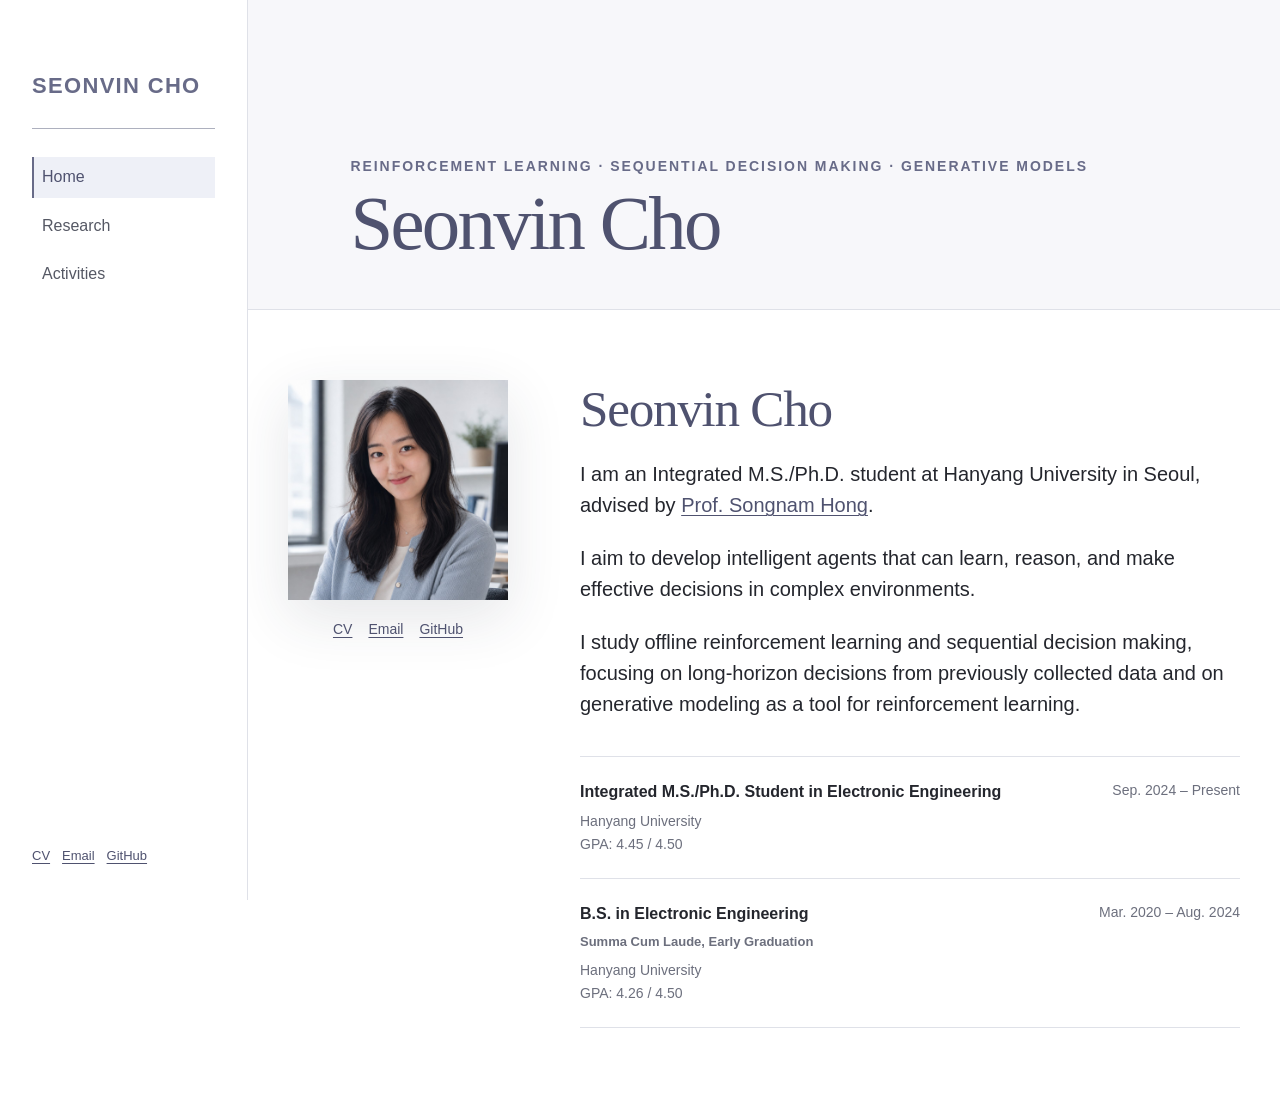
<file: index.html>
<!doctype html>
<html lang="en">
  <head>
    <meta charset="utf-8" />
    <meta name="viewport" content="width=device-width, initial-scale=1" />
    <meta
      name="description"
      content="Seonvin Cho is an Integrated M.S./Ph.D. student at Hanyang University working on offline reinforcement learning, sequential decision making, and generative models."
    />
    <meta name="theme-color" content="#686b88" />
    <title>Seonvin Cho</title>
    <link rel="icon" href="assets/favicon.svg" type="image/svg+xml" />
    <link rel="stylesheet" href="assets/styles.css" />
  </head>
  <body>
    <a class="skip-link" href="#main">Skip to content</a>

    <aside class="sidebar" aria-label="Primary navigation">
      <a class="site-name" href="index.html">SEONVIN CHO</a>
      <nav>
        <a href="index.html" aria-current="page">Home</a>
        <a href="research.html">Research</a>
        <a href="activities.html">Activities</a>
      </nav>
      <div class="sidebar-links">
        <a href="https://seonvin0319.github.io/assets/Seonvin_Cho_CV.pdf">CV</a>
        <a href="mailto:seonbin0319@hanyang.ac.kr">Email</a>
        <a href="https://github.com/seonvin0319" target="_blank" rel="noreferrer">GitHub</a>
      </div>
    </aside>

    <header class="mobile-header">
      <a href="index.html" aria-current="page">SEONVIN CHO</a>
      <nav aria-label="Mobile navigation">
        <a href="research.html">Research</a>
        <a href="activities.html">Activities</a>
      </nav>
    </header>

    <main id="main">
      <section class="home-section" id="home">
        <div class="hero">
          <div class="hero-title">
            <span>Reinforcement Learning · Sequential Decision Making · Generative Models</span>
            <h1>Seonvin Cho</h1>
          </div>
        </div>

        <div class="home-grid page-width">
          <div class="portrait-column">
            <img
              class="portrait"
              src="assets/seonvin-cho.jpg"
              alt="Portrait of Seonvin Cho"
              width="1024"
              height="1024"
            />
            <div class="contact-row" aria-label="Profile links">
              <a href="https://seonvin0319.github.io/assets/Seonvin_Cho_CV.pdf">CV</a>
              <a href="mailto:seonbin0319@hanyang.ac.kr">Email</a>
              <a href="https://github.com/seonvin0319" target="_blank" rel="noreferrer">GitHub</a>
            </div>
          </div>

          <div class="intro-column">
            <h2>Seonvin Cho</h2>
            <p class="lead">
              I am an Integrated M.S./Ph.D. student at Hanyang University in Seoul, advised by
              <a href="https://sites.google.com/view/snlab" target="_blank" rel="noreferrer"
                >Prof. Songnam Hong</a
              >.
            </p>
            <p class="lead">
              I aim to develop intelligent agents that can learn, reason, and make effective
              decisions in complex environments.
            </p>
            <p class="lead">
              I study offline reinforcement learning and sequential decision making, focusing on
              long-horizon decisions from previously collected data and on generative modeling as a
              tool for reinforcement learning.
            </p>

            <div class="education-list" aria-label="Education">
              <article>
                <div>
                  <h3>Integrated M.S./Ph.D. Student in Electronic Engineering</h3>
                  <p>Hanyang University</p>
                  <p>GPA: 4.45 / 4.50</p>
                </div>
                <time>Sep. 2024 – Present</time>
              </article>
              <article>
                <div>
                  <h3>B.S. in Electronic Engineering</h3>
                  <p class="education-honor">Summa Cum Laude, Early Graduation</p>
                  <p>Hanyang University</p>
                  <p>GPA: 4.26 / 4.50</p>
                </div>
                <time>Mar. 2020 – Aug. 2024</time>
              </article>
            </div>
          </div>
        </div>
      </section>

    </main>
  </body>
</html>
</file>
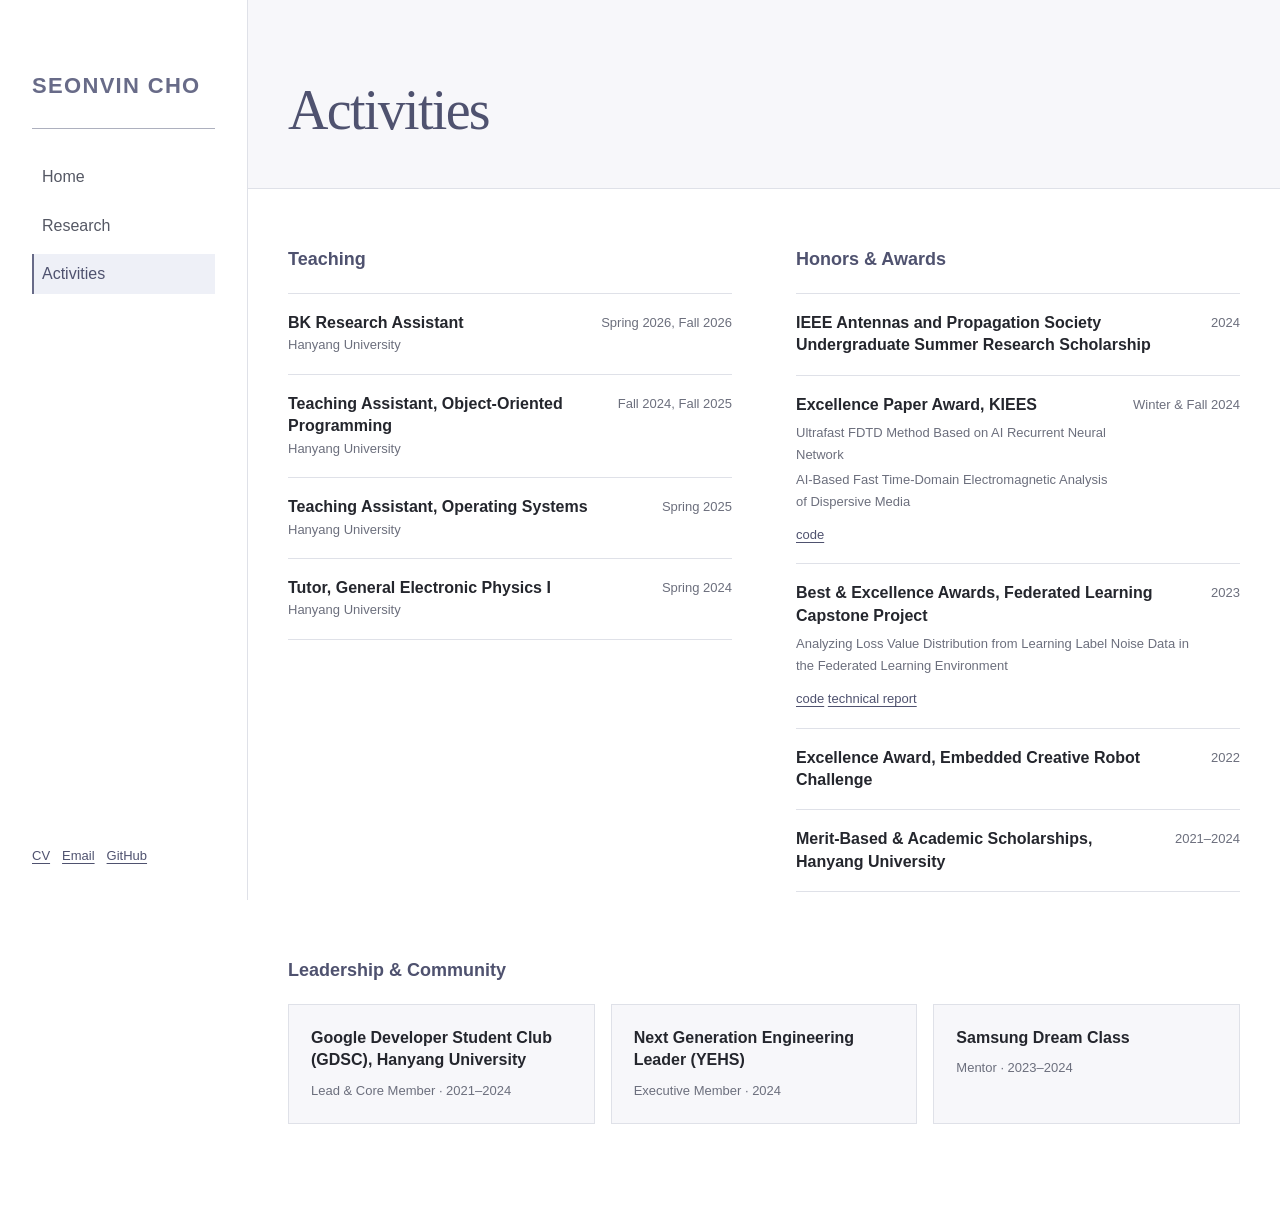
<file: activities.html>
<!doctype html>
<html lang="en">
  <head>
    <meta charset="utf-8" />
    <meta name="viewport" content="width=device-width, initial-scale=1" />
    <meta
      name="description"
      content="Teaching, honors, and community activities of Seonvin Cho at Hanyang University."
    />
    <meta name="theme-color" content="#686b88" />
    <title>Activities — Seonvin Cho</title>
    <link rel="icon" href="assets/favicon.svg" type="image/svg+xml" />
    <link rel="stylesheet" href="assets/styles.css" />
  </head>
  <body class="inner-page">
    <a class="skip-link" href="#main">Skip to content</a>

    <aside class="sidebar" aria-label="Primary navigation">
      <a class="site-name" href="index.html">SEONVIN CHO</a>
      <nav>
        <a href="index.html">Home</a>
        <a href="research.html">Research</a>
        <a href="activities.html" aria-current="page">Activities</a>
      </nav>
      <div class="sidebar-links">
        <a href="https://seonvin0319.github.io/assets/Seonvin_Cho_CV.pdf">CV</a>
        <a href="mailto:seonbin0319@hanyang.ac.kr">Email</a>
        <a href="https://github.com/seonvin0319" target="_blank" rel="noreferrer">GitHub</a>
      </div>
    </aside>

    <header class="mobile-header">
      <a href="index.html">SEONVIN CHO</a>
      <nav aria-label="Mobile navigation">
        <a href="research.html">Research</a>
        <a href="activities.html" aria-current="page">Activities</a>
      </nav>
    </header>

    <main id="main">
      <header class="page-header">
        <div class="page-width">
          <h1>Activities</h1>
        </div>
      </header>

      <section class="content-section experience-section" id="experience">
        <div class="page-width">
          <div class="experience-layout">
            <section>
              <h2 class="list-title">Teaching</h2>
              <ul class="timeline-list">
                <li>
                  <div>
                    <strong>BK Research Assistant</strong>
                    <span>Hanyang University</span>
                  </div>
                  <time>Spring 2026, Fall 2026</time>
                </li>
                <li>
                  <div>
                    <strong>Teaching Assistant, Object-Oriented Programming</strong>
                    <span>Hanyang University</span>
                  </div>
                  <time>Fall 2024, Fall 2025</time>
                </li>
                <li>
                  <div>
                    <strong>Teaching Assistant, Operating Systems</strong>
                    <span>Hanyang University</span>
                  </div>
                  <time>Spring 2025</time>
                </li>
                <li>
                  <div>
                    <strong>Tutor, General Electronic Physics I</strong>
                    <span>Hanyang University</span>
                  </div>
                  <time>Spring 2024</time>
                </li>
              </ul>
            </section>

            <section>
              <h2 class="list-title">Honors &amp; Awards</h2>
              <ul class="timeline-list">
                <li>
                  <div>
                    <strong
                      >IEEE Antennas and Propagation Society Undergraduate Summer Research
                      Scholarship</strong
                    >
                  </div>
                  <time>2024</time>
                </li>
                <li>
                  <div>
                    <strong>Excellence Paper Award, KIEES</strong>
                    <div class="award-details">
                      <span>Ultrafast FDTD Method Based on AI Recurrent Neural Network</span>
                      <span
                        >AI-Based Fast Time-Domain Electromagnetic Analysis of Dispersive Media</span
                      >
                      <span class="inline-links">
                        <a href="https://github.com/seonvin0319/gpu_dispersive_fdtd_ss" target="_blank" rel="noreferrer"
                          >code</a
                        >
                      </span>
                    </div>
                  </div>
                  <time>Winter &amp; Fall 2024</time>
                </li>
                <li>
                  <div>
                    <strong>Best &amp; Excellence Awards, Federated Learning Capstone Project</strong>
                    <div class="award-details">
                      <span
                        >Analyzing Loss Value Distribution from Learning Label Noise Data in the
                        Federated Learning Environment</span
                      >
                      <span class="inline-links">
                        <a href="https://github.com/seonvin0319/TriMix" target="_blank" rel="noreferrer"
                          >code</a
                        >
                        <a href="https://seonvin0319.github.io/assets/Analyzing_Loss_Value_Distribution_from_Learning_Label_Noise_Data_in_the_Federated_Learning_Environment.pdf"
                          >technical report</a
                        >
                      </span>
                    </div>
                  </div>
                  <time>2023</time>
                </li>
                <li>
                  <div><strong>Excellence Award, Embedded Creative Robot Challenge</strong></div>
                  <time>2022</time>
                </li>
                <li>
                  <div>
                    <strong>Merit-Based &amp; Academic Scholarships, Hanyang University</strong>
                  </div>
                  <time>2021–2024</time>
                </li>
              </ul>
            </section>
          </div>

          <section class="community">
            <h2 class="list-title">Leadership &amp; Community</h2>
            <div class="community-grid">
              <article>
                <strong>Google Developer Student Club (GDSC), Hanyang University</strong>
                <span>Lead &amp; Core Member · 2021–2024</span>
              </article>
              <article>
                <strong>Next Generation Engineering Leader (YEHS)</strong>
                <span>Executive Member · 2024</span>
              </article>
              <article>
                <strong>Samsung Dream Class</strong>
                <span>Mentor · 2023–2024</span>
              </article>
            </div>
          </section>
        </div>
      </section>

    </main>
  </body>
</html>
</file>
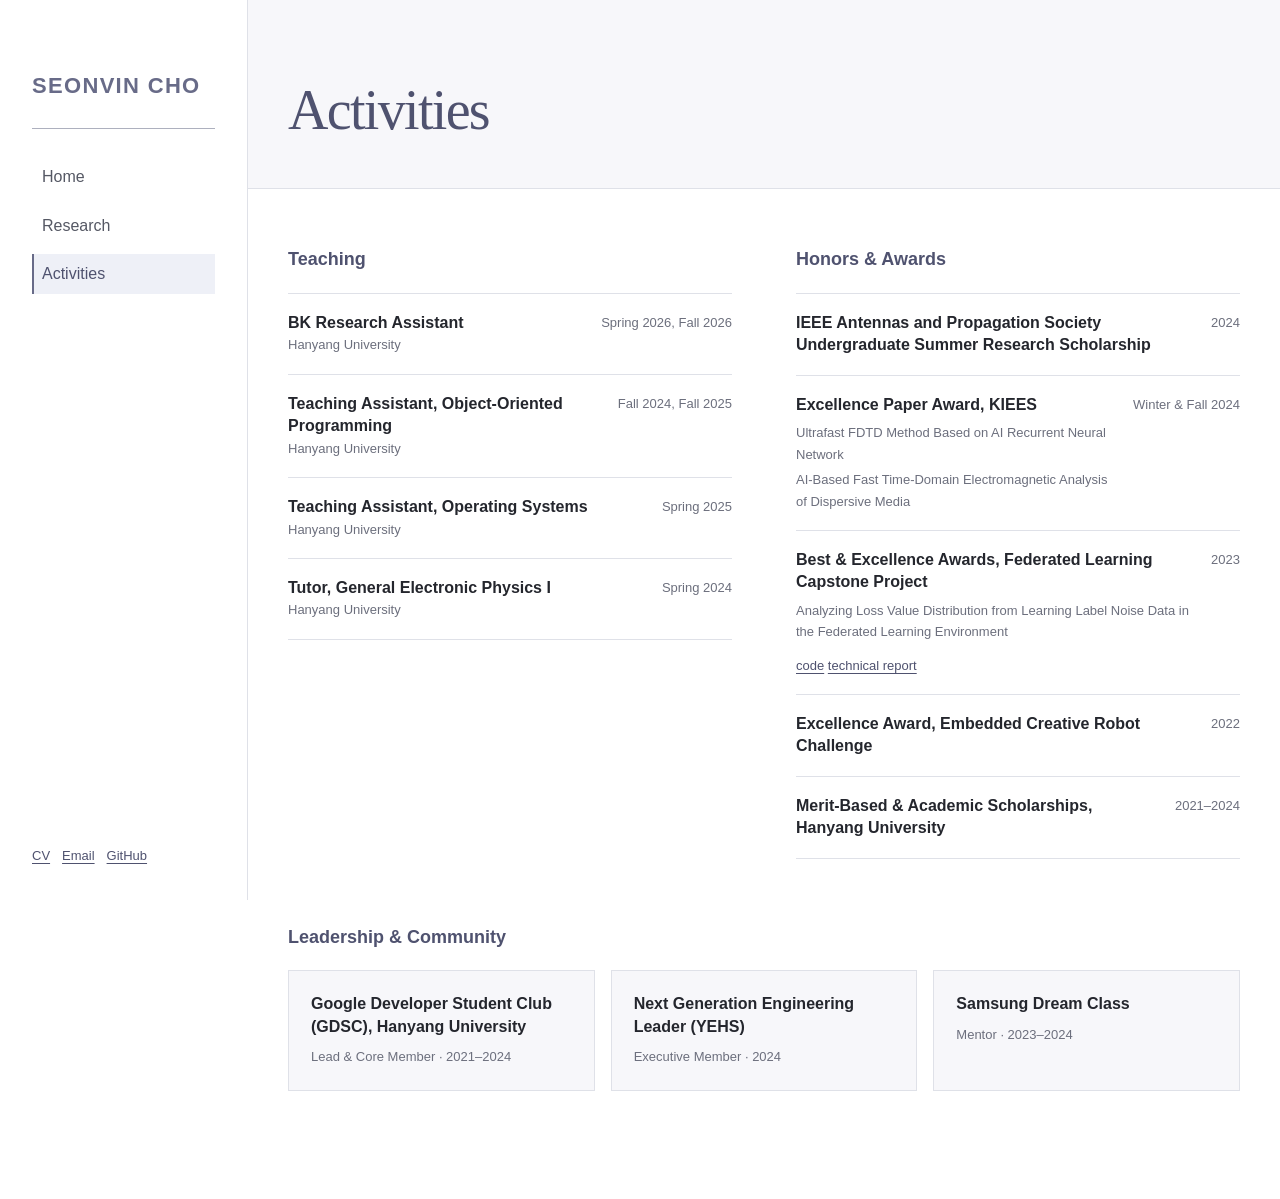
<file: experiences.html>
<!doctype html>
<html lang="en">
  <head>
    <meta charset="utf-8" />
    <meta name="viewport" content="width=device-width, initial-scale=1" />
    <meta
      name="description"
      content="Teaching, honors, and community activities of Seonvin Cho at Hanyang University."
    />
    <meta name="theme-color" content="#686b88" />
    <title>Activities — Seonvin Cho</title>
    <link rel="icon" href="assets/favicon.svg" type="image/svg+xml" />
    <link rel="stylesheet" href="assets/styles.css" />
  </head>
  <body class="inner-page">
    <a class="skip-link" href="#main">Skip to content</a>

    <aside class="sidebar" aria-label="Primary navigation">
      <a class="site-name" href="index.html">SEONVIN CHO</a>
      <nav>
        <a href="index.html">Home</a>
        <a href="research.html">Research</a>
        <a href="experiences.html" aria-current="page">Activities</a>
      </nav>
      <div class="sidebar-links">
        <a href="assets/Seonvin_Cho_CV.pdf">CV</a>
        <a href="mailto:seonbin0319@hanyang.ac.kr">Email</a>
        <a href="https://github.com/seonvin0319" target="_blank" rel="noreferrer">GitHub</a>
      </div>
    </aside>

    <header class="mobile-header">
      <a href="index.html">SEONVIN CHO</a>
      <nav aria-label="Mobile navigation">
        <a href="research.html">Research</a>
        <a href="experiences.html" aria-current="page">Activities</a>
      </nav>
    </header>

    <main id="main">
      <header class="page-header">
        <div class="page-width">
          <h1>Activities</h1>
        </div>
      </header>

      <section class="content-section experience-section" id="experience">
        <div class="page-width">
          <div class="experience-layout">
            <section>
              <h2 class="list-title">Teaching</h2>
              <ul class="timeline-list">
                <li>
                  <div>
                    <strong>BK Research Assistant</strong>
                    <span>Hanyang University</span>
                  </div>
                  <time>Spring 2026, Fall 2026</time>
                </li>
                <li>
                  <div>
                    <strong>Teaching Assistant, Object-Oriented Programming</strong>
                    <span>Hanyang University</span>
                  </div>
                  <time>Fall 2024, Fall 2025</time>
                </li>
                <li>
                  <div>
                    <strong>Teaching Assistant, Operating Systems</strong>
                    <span>Hanyang University</span>
                  </div>
                  <time>Spring 2025</time>
                </li>
                <li>
                  <div>
                    <strong>Tutor, General Electronic Physics I</strong>
                    <span>Hanyang University</span>
                  </div>
                  <time>Spring 2024</time>
                </li>
              </ul>
            </section>

            <section>
              <h2 class="list-title">Honors &amp; Awards</h2>
              <ul class="timeline-list">
                <li>
                  <div>
                    <strong
                      >IEEE Antennas and Propagation Society Undergraduate Summer Research
                      Scholarship</strong
                    >
                  </div>
                  <time>2024</time>
                </li>
                <li>
                  <div>
                    <strong>Excellence Paper Award, KIEES</strong>
                    <div class="award-details">
                      <span>Ultrafast FDTD Method Based on AI Recurrent Neural Network</span>
                      <span
                        >AI-Based Fast Time-Domain Electromagnetic Analysis of Dispersive Media</span
                      >
                    </div>
                  </div>
                  <time>Winter &amp; Fall 2024</time>
                </li>
                <li>
                  <div>
                    <strong>Best &amp; Excellence Awards, Federated Learning Capstone Project</strong>
                    <div class="award-details">
                      <span
                        >Analyzing Loss Value Distribution from Learning Label Noise Data in the
                        Federated Learning Environment</span
                      >
                      <span class="inline-links">
                        <a href="https://github.com/seonvin0319/TriMix" target="_blank" rel="noreferrer"
                          >code</a
                        >
                        <a href="assets/Analyzing_Loss_Value_Distribution_from_Learning_Label_Noise_Data_in_the_Federated_Learning_Environment.pdf"
                          >technical report</a
                        >
                      </span>
                    </div>
                  </div>
                  <time>2023</time>
                </li>
                <li>
                  <div><strong>Excellence Award, Embedded Creative Robot Challenge</strong></div>
                  <time>2022</time>
                </li>
                <li>
                  <div>
                    <strong>Merit-Based &amp; Academic Scholarships, Hanyang University</strong>
                  </div>
                  <time>2021–2024</time>
                </li>
              </ul>
            </section>
          </div>

          <section class="community">
            <h2 class="list-title">Leadership &amp; Community</h2>
            <div class="community-grid">
              <article>
                <strong>Google Developer Student Club (GDSC), Hanyang University</strong>
                <span>Lead &amp; Core Member · 2021–2024</span>
              </article>
              <article>
                <strong>Next Generation Engineering Leader (YEHS)</strong>
                <span>Executive Member · 2024</span>
              </article>
              <article>
                <strong>Samsung Dream Class</strong>
                <span>Mentor · 2023–2024</span>
              </article>
            </div>
          </section>
        </div>
      </section>

    </main>
  </body>
</html>
</file>
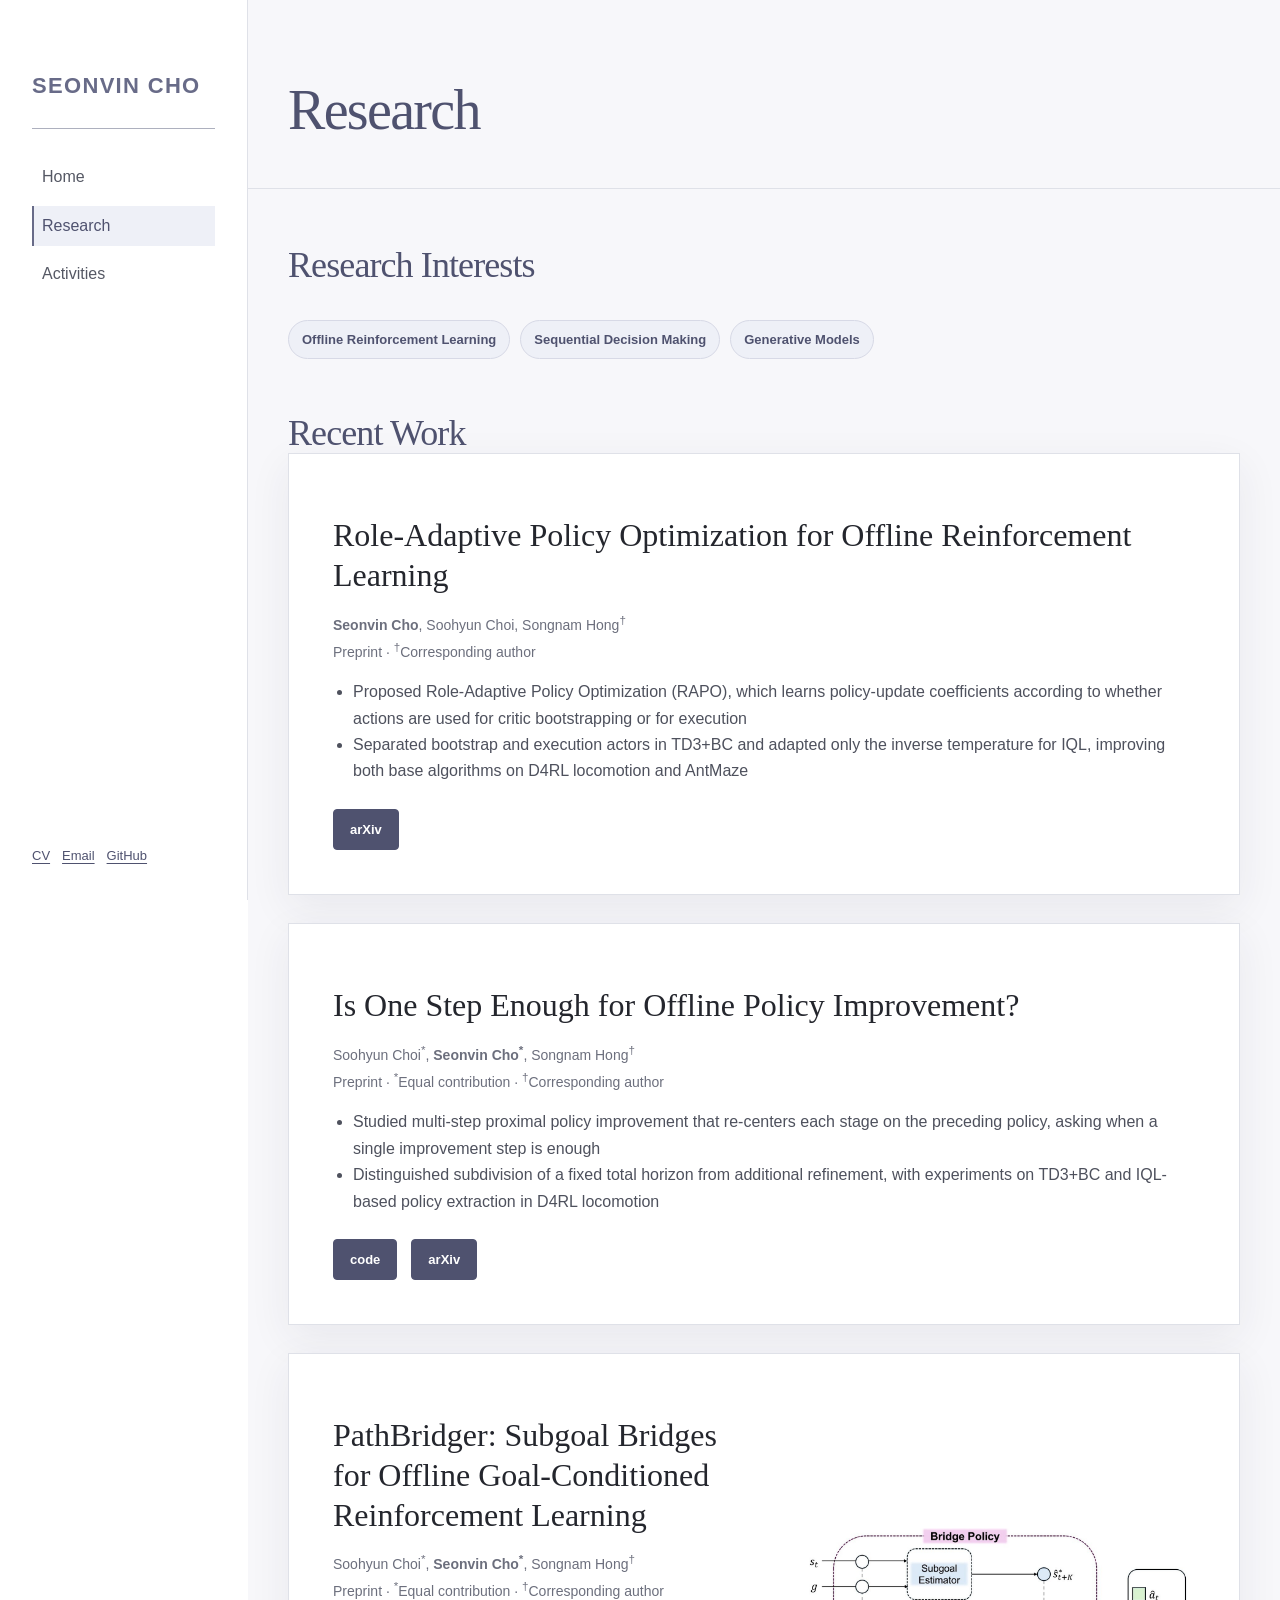
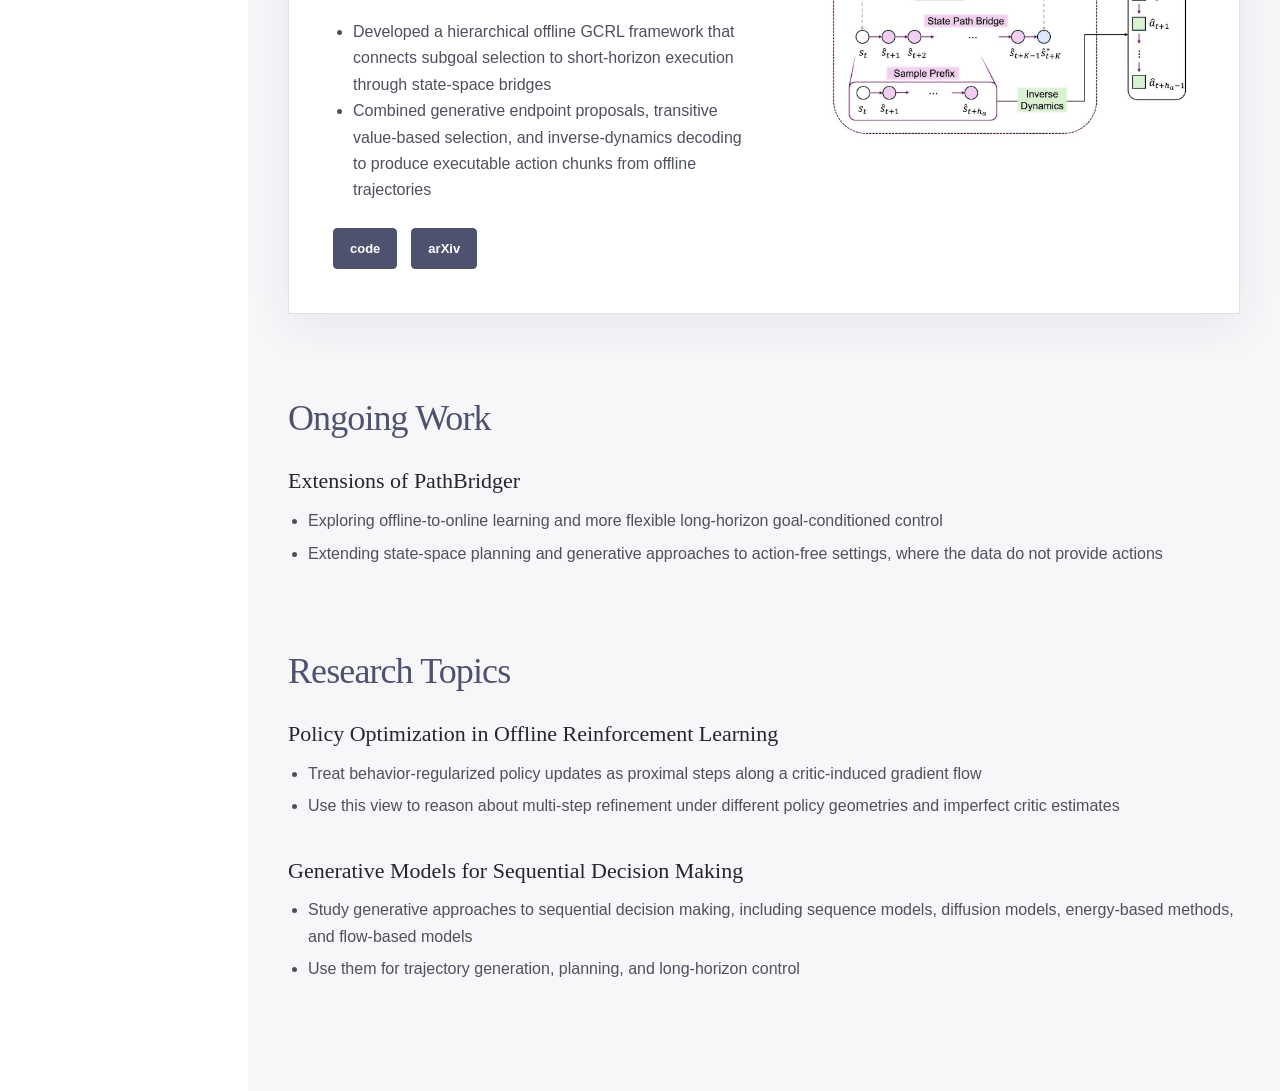
<file: research.html>
<!doctype html>
<html lang="en">
  <head>
    <meta charset="utf-8" />
    <meta name="viewport" content="width=device-width, initial-scale=1" />
    <meta
      name="description"
      content="Research by Seonvin Cho on reinforcement learning, sequential decision making, and generative models."
    />
    <meta name="theme-color" content="#686b88" />
    <title>Research — Seonvin Cho</title>
    <link rel="icon" href="assets/favicon.svg" type="image/svg+xml" />
    <link rel="stylesheet" href="assets/styles.css" />
  </head>
  <body class="inner-page">
    <a class="skip-link" href="#main">Skip to content</a>

    <aside class="sidebar" aria-label="Primary navigation">
      <a class="site-name" href="index.html">SEONVIN CHO</a>
      <nav>
        <a href="index.html">Home</a>
        <a href="research.html" aria-current="page">Research</a>
        <a href="activities.html">Activities</a>
      </nav>
      <div class="sidebar-links">
        <a href="https://seonvin0319.github.io/assets/Seonvin_Cho_CV.pdf">CV</a>
        <a href="mailto:seonbin0319@hanyang.ac.kr">Email</a>
        <a href="https://github.com/seonvin0319" target="_blank" rel="noreferrer">GitHub</a>
      </div>
    </aside>

    <header class="mobile-header">
      <a href="index.html">SEONVIN CHO</a>
      <nav aria-label="Mobile navigation">
        <a href="research.html" aria-current="page">Research</a>
        <a href="activities.html">Activities</a>
      </nav>
    </header>

    <main id="main">
      <header class="page-header">
        <div class="page-width">
          <h1>Research</h1>
        </div>
      </header>

      <section class="content-section" id="research">
        <div class="page-width">
          <header class="section-heading">
            <h2>Research Interests</h2>
          </header>
          <div class="interest-list" aria-label="Research interests">
            <span>Offline Reinforcement Learning</span>
            <span>Sequential Decision Making</span>
            <span>Generative Models</span>
          </div>

          <header class="section-heading">
            <h2>Recent Work</h2>
          </header>

          <article class="featured-work">
            <div class="work-copy">
              <h3>Role-Adaptive Policy Optimization for Offline Reinforcement Learning</h3>
              <p class="authors">
                <strong>Seonvin Cho</strong>, Soohyun Choi, Songnam Hong<sup>†</sup><br />
                Preprint · <sup>†</sup>Corresponding author
              </p>
              <ul>
                <li>
                  Proposed Role-Adaptive Policy Optimization (RAPO), which learns policy-update
                  coefficients according to whether actions are used for critic bootstrapping or
                  for execution
                </li>
                <li>
                  Separated bootstrap and execution actors in TD3+BC and adapted only the inverse
                  temperature for IQL, improving both base algorithms on D4RL locomotion and AntMaze
                </li>
              </ul>
              <div class="button-row">
                <a class="button" href="https://arxiv.org/pdf/2609.40149" target="_blank" rel="noreferrer"
                  >arXiv</a
                >
              </div>
            </div>
          </article>

          <article class="featured-work">
            <div class="work-copy">
              <h3>Is One Step Enough for Offline Policy Improvement?</h3>
              <p class="authors">
                Soohyun Choi<sup>*</sup>, <strong>Seonvin Cho<sup>*</sup></strong>, Songnam Hong<sup>†</sup><br />
                Preprint · <sup>*</sup>Equal contribution · <sup>†</sup>Corresponding author
              </p>
              <ul>
                <li>
                  Studied multi-step proximal policy improvement that re-centers each stage on the
                  preceding policy, asking when a single improvement step is enough
                </li>
                <li>
                  Distinguished subdivision of a fixed total horizon from additional refinement,
                  with experiments on TD3+BC and IQL-based policy extraction in D4RL locomotion
                </li>
              </ul>
              <div class="button-row">
                <a class="button" href="https://github.com/SChoish/MPI" target="_blank" rel="noreferrer"
                  >code</a
                >
                <a class="button" href="https://arxiv.org/pdf/2609.03842" target="_blank" rel="noreferrer"
                  >arXiv</a
                >
              </div>
            </div>
          </article>

          <article class="featured-work">
            <div class="work-copy">
              <h3>PathBridger: Subgoal Bridges for Offline Goal-Conditioned Reinforcement Learning</h3>
              <p class="authors">
                Soohyun Choi<sup>*</sup>, <strong>Seonvin Cho<sup>*</sup></strong>, Songnam Hong<sup>†</sup><br />
                Preprint · <sup>*</sup>Equal contribution · <sup>†</sup>Corresponding author
              </p>
              <ul>
                <li>
                  Developed a hierarchical offline GCRL framework that connects subgoal selection
                  to short-horizon execution through state-space bridges
                </li>
                <li>
                  Combined generative endpoint proposals, transitive value-based selection, and
                  inverse-dynamics decoding to produce executable action chunks from offline
                  trajectories
                </li>
              </ul>
              <div class="button-row">
                <a class="button" href="https://github.com/SChoish/PathBridger" target="_blank" rel="noreferrer"
                  >code</a
                >
                <a class="button" href="https://arxiv.org/pdf/2608.29061" target="_blank" rel="noreferrer"
                  >arXiv</a
                >
              </div>
            </div>
            <img
              src="assets/pathbridger-architecture.jpg"
              alt="Overview of the PathBridger bridge policy"
              width="1280"
              height="690"
            />
          </article>

          <div class="subsection-heading">
            <h2>Ongoing Work</h2>
          </div>

          <div class="work-stack">
            <article>
              <h3>Extensions of PathBridger</h3>
              <ul>
                <li>
                  Exploring offline-to-online learning and more flexible long-horizon
                  goal-conditioned control
                </li>
                <li>
                  Extending state-space planning and generative approaches to action-free settings,
                  where the data do not provide actions
                </li>
              </ul>
            </article>
          </div>

          <div class="subsection-heading">
            <h2>Research Topics</h2>
          </div>

          <div class="topic-stack">
            <article>
              <h3>Policy Optimization in Offline Reinforcement Learning</h3>
              <ul>
                <li>
                  Treat behavior-regularized policy updates as proximal steps along a
                  critic-induced gradient flow
                </li>
                <li>
                  Use this view to reason about multi-step refinement under different policy
                  geometries and imperfect critic estimates
                </li>
              </ul>
            </article>
            <article>
              <h3>Generative Models for Sequential Decision Making</h3>
              <ul>
                <li>
                  Study generative approaches to sequential decision making, including sequence
                  models, diffusion models, energy-based methods, and flow-based models
                </li>
                <li>
                  Use them for trajectory generation, planning, and long-horizon control
                </li>
              </ul>
            </article>
          </div>
        </div>
      </section>

    </main>
  </body>
</html>
</file>
<file: assets/styles.css>
:root {
  --sidebar: 248px;
  --ink: #24262d;
  --muted: #6c6f7d;
  --accent: #686b88;
  --accent-dark: #4f526f;
  --accent-soft: #eef0f7;
  --line: #dfe1e8;
  --paper: #ffffff;
  --wash: #f7f7fa;
  --shadow: 0 18px 55px rgba(45, 48, 69, 0.12);
}

* {
  box-sizing: border-box;
}

html {
  scroll-behavior: smooth;
}

body {
  margin: 0;
  color: var(--ink);
  background: var(--paper);
  font-family: Inter, ui-sans-serif, -apple-system, BlinkMacSystemFont, "Segoe UI", sans-serif;
  font-size: 16px;
  line-height: 1.65;
}

a {
  color: var(--accent-dark);
  text-decoration-thickness: 1px;
  text-underline-offset: 3px;
}

a:hover {
  color: #272a44;
}

.skip-link {
  position: fixed;
  z-index: 100;
  top: 12px;
  left: 12px;
  transform: translateY(-150%);
  padding: 9px 12px;
  color: #fff;
  background: var(--accent-dark);
  border-radius: 4px;
}

.skip-link:focus {
  transform: translateY(0);
}

.sidebar {
  position: fixed;
  inset: 0 auto 0 0;
  z-index: 20;
  display: flex;
  width: var(--sidebar);
  padding: 68px 32px 34px;
  flex-direction: column;
  background: rgba(255, 255, 255, 0.97);
  border-right: 1px solid var(--line);
}

.site-name {
  padding-bottom: 24px;
  color: var(--accent);
  border-bottom: 1px solid #adb0be;
  font-size: 22px;
  font-weight: 700;
  letter-spacing: 0.06em;
  text-decoration: none;
}

.sidebar nav {
  display: grid;
  gap: 8px;
  margin-top: 28px;
}

.sidebar nav a {
  padding: 7px 8px;
  color: #555864;
  border-left: 2px solid transparent;
  text-decoration: none;
}

.sidebar nav a:hover,
.sidebar nav a:focus-visible,
.sidebar nav a[aria-current="page"] {
  color: var(--accent-dark);
  border-left-color: var(--accent);
  background: var(--accent-soft);
}

.sidebar-links {
  display: flex;
  gap: 12px;
  margin-top: auto;
  font-size: 13px;
}

.mobile-header {
  display: none;
}

main {
  margin-left: var(--sidebar);
}

.page-width {
  width: min(1080px, calc(100% - 80px));
  margin: 0 auto;
}

.hero {
  position: relative;
  min-height: 310px;
  overflow: hidden;
  color: var(--accent-dark);
  background: var(--wash);
  border-bottom: 1px solid var(--line);
}

.hero-title {
  position: absolute;
  left: clamp(42px, 8vw, 115px);
  bottom: 46px;
}

.hero-title span {
  display: block;
  margin-bottom: 8px;
  color: var(--accent);
  font-size: 14px;
  font-weight: 600;
  letter-spacing: 0.14em;
  text-transform: uppercase;
}

.hero h1 {
  margin: 0;
  font-family: Georgia, "Times New Roman", serif;
  font-size: clamp(46px, 6vw, 78px);
  font-weight: 400;
  letter-spacing: -0.035em;
  line-height: 1;
}

.home-grid {
  display: grid;
  grid-template-columns: 220px minmax(0, 1fr);
  gap: clamp(40px, 6vw, 72px);
  align-items: start;
  padding-top: 70px;
  padding-bottom: 92px;
}

.portrait-column {
  width: 220px;
}

.portrait {
  display: block;
  width: 220px;
  height: auto;
  aspect-ratio: 1 / 1;
  object-fit: contain;
  object-position: center;
  box-shadow: var(--shadow);
}

.contact-row {
  display: flex;
  gap: 16px;
  justify-content: center;
  flex-wrap: wrap;
  margin-top: 18px;
  font-size: 14px;
}

.eyebrow {
  margin: 0 0 10px;
  color: var(--accent);
  font-size: 12px;
  font-weight: 750;
  letter-spacing: 0.13em;
  text-transform: uppercase;
}

.intro-column h2,
.section-heading h2,
.subsection-heading h2 {
  margin: 0;
  color: var(--accent-dark);
  font-family: Georgia, "Times New Roman", serif;
  font-size: clamp(34px, 4vw, 52px);
  font-weight: 400;
  letter-spacing: -0.025em;
  line-height: 1.12;
}

.lead {
  margin-top: 22px;
  font-size: 20px;
  line-height: 1.55;
}

.education-list {
  display: grid;
  gap: 0;
  margin-top: 36px;
  border-top: 1px solid var(--line);
}

.education-list article {
  display: grid;
  grid-template-columns: 1fr auto;
  gap: 20px;
  padding: 22px 0;
  border-bottom: 1px solid var(--line);
}

.page-header {
  padding: 64px 0 0;
  background: var(--wash);
  border-bottom: 1px solid var(--line);
}

.page-header .page-width {
  padding-bottom: 32px;
}

.page-header h1 {
  margin: 0;
  color: var(--accent-dark);
  font-family: Georgia, "Times New Roman", serif;
  font-size: clamp(36px, 5vw, 56px);
  font-weight: 400;
  letter-spacing: -0.03em;
}

.education-list h3 {
  margin: 0 0 4px;
  font-size: 16px;
}

.education-list .education-honor {
  margin: 0 0 6px;
  color: var(--muted);
  font-size: 13px;
  font-weight: 700;
}

.education-list p,
.education-list time {
  margin: 0;
  color: var(--muted);
  font-size: 14px;
}

.education-list time {
  white-space: nowrap;
}

.content-section {
  padding: 94px 0 108px;
  scroll-margin-top: 24px;
}

#research {
  background: var(--wash);
}

.section-heading {
  max-width: 760px;
}

.interest-list {
  display: flex;
  gap: 10px;
  flex-wrap: wrap;
  margin: 34px 0 54px;
}

.interest-list span {
  padding: 8px 13px;
  color: var(--accent-dark);
  background: var(--accent-soft);
  border: 1px solid #d7d9e6;
  border-radius: 999px;
  font-size: 13px;
  font-weight: 600;
}

.featured-work {
  display: grid;
  grid-template-columns: 1.04fr 0.96fr;
  gap: 44px;
  align-items: center;
  padding: 44px;
  background: #fff;
  border: 1px solid var(--line);
  box-shadow: 0 13px 40px rgba(45, 48, 69, 0.07);
}

.featured-work + .featured-work {
  margin-top: 28px;
}

.featured-work:not(:has(> img)) {
  grid-template-columns: 1fr;
}

.featured-work img {
  display: block;
  width: 100%;
  height: auto;
}

.work-meta {
  display: flex;
  gap: 12px;
  justify-content: space-between;
  color: var(--muted);
  font-size: 12px;
  font-weight: 700;
  letter-spacing: 0.08em;
  text-transform: uppercase;
}

.featured-work h3 {
  margin: 18px 0 10px;
  color: var(--ink);
  font-family: Georgia, "Times New Roman", serif;
  font-size: clamp(25px, 2.5vw, 35px);
  font-weight: 400;
  line-height: 1.24;
}

.authors {
  color: var(--muted);
  font-size: 14px;
}

.authors span {
  white-space: nowrap;
}

.featured-work ul {
  padding-left: 20px;
  color: #4e515d;
}

.button-row {
  display: flex;
  gap: 14px;
  align-items: center;
  margin-top: 24px;
}

.button {
  display: inline-flex;
  padding: 9px 16px;
  color: #fff;
  background: var(--accent-dark);
  border: 1px solid var(--accent-dark);
  border-radius: 4px;
  font-size: 13px;
  font-weight: 650;
  text-decoration: none;
}

.button:hover {
  color: #fff;
  background: #373a55;
}

.pending-link {
  color: var(--muted);
  font-size: 13px;
}

.subsection-heading {
  margin-top: 84px;
}

.direction-grid {
  display: grid;
  grid-template-columns: repeat(3, minmax(0, 1fr));
  gap: 18px;
  margin-top: 34px;
}

.direction-grid article {
  min-height: 245px;
  padding: 28px;
  background: #fff;
  border-top: 3px solid var(--accent);
}

.number {
  color: #a5a8b8;
  font-family: Georgia, "Times New Roman", serif;
  font-size: 17px;
}

.direction-grid h3,
.topic-grid h3 {
  margin: 28px 0 11px;
  font-size: 18px;
  line-height: 1.35;
}

.direction-grid p,
.topic-grid p {
  margin: 0;
  color: #5a5d68;
  font-size: 14px;
}

.topic-grid {
  display: grid;
  grid-template-columns: repeat(2, minmax(0, 1fr));
  gap: 36px;
  margin-top: 58px;
  padding-top: 38px;
  border-top: 1px solid var(--line);
}

.topic-grid h3 {
  margin-top: 0;
}

.work-stack {
  display: grid;
  gap: 28px;
  margin-top: 28px;
}

.work-stack article,
.topic-stack article {
  padding: 0;
  background: transparent;
  border: 0;
}

.work-stack h3,
.topic-stack h3 {
  margin: 0 0 8px;
  font-family: Georgia, "Times New Roman", serif;
  font-size: 22px;
  font-weight: 400;
  line-height: 1.35;
}

.work-stack ul,
.topic-stack ul {
  margin: 12px 0 0;
  padding-left: 20px;
  color: #4e515d;
}

.work-stack li + li,
.topic-stack li + li {
  margin-top: 6px;
}

.topic-stack {
  display: grid;
  gap: 36px;
  margin-top: 28px;
}

.award-details {
  display: grid;
  gap: 4px;
  margin-top: 6px;
}

.inline-links {
  display: flex;
  gap: 10px;
  margin-top: 8px;
  font-size: 14px;
}

.inner-page .content-section {
  padding-top: 56px;
}

.inner-page .section-heading h2,
.inner-page .subsection-heading h2 {
  font-size: clamp(26px, 3vw, 36px);
}

.inner-page .experience-layout {
  margin-top: 0;
}

.experience-section {
  background: #fff;
}

.experience-layout {
  display: grid;
  grid-template-columns: repeat(2, minmax(0, 1fr));
  gap: 64px;
  margin-top: 52px;
}

.list-title {
  margin: 0 0 18px;
  color: var(--accent-dark);
  font-size: 18px;
}

.timeline-list {
  margin: 0;
  padding: 0;
  list-style: none;
  border-top: 1px solid var(--line);
}

.timeline-list li {
  display: grid;
  grid-template-columns: 1fr auto;
  gap: 22px;
  padding: 18px 0;
  border-bottom: 1px solid var(--line);
}

.timeline-list strong,
.timeline-list span {
  display: block;
}

.timeline-list strong {
  line-height: 1.4;
}

.timeline-list span,
.timeline-list time {
  color: var(--muted);
  font-size: 13px;
}

.timeline-list time {
  text-align: right;
  white-space: nowrap;
}

.community {
  margin-top: 64px;
}

.community-grid {
  display: grid;
  grid-template-columns: repeat(3, minmax(0, 1fr));
  gap: 16px;
}

.community-grid article {
  padding: 22px;
  background: var(--wash);
  border: 1px solid var(--line);
}

.community-grid strong,
.community-grid span {
  display: block;
}

.community-grid strong {
  line-height: 1.4;
}

.community-grid span {
  margin-top: 8px;
  color: var(--muted);
  font-size: 13px;
}

footer {
  display: flex;
  gap: 30px;
  justify-content: space-between;
  align-items: center;
  padding: 38px clamp(32px, 6vw, 92px);
  color: #d9dbe6;
  background: #303342;
}

footer strong,
footer span {
  display: block;
}

footer span {
  margin-top: 3px;
  color: #b8bbc8;
  font-size: 13px;
}

.footer-links {
  display: flex;
  gap: 18px;
}

.footer-links a {
  color: #fff;
  font-size: 14px;
}

@media (max-width: 1040px) {
  :root {
    --sidebar: 210px;
  }

  .sidebar {
    padding-right: 24px;
    padding-left: 24px;
  }

  .site-name {
    font-size: 18px;
  }

  .featured-work {
    grid-template-columns: 1fr;
  }

  .direction-grid,
  .community-grid {
    grid-template-columns: 1fr;
  }

  .direction-grid article {
    min-height: 0;
  }
}

@media (max-width: 760px) {
  .sidebar {
    display: none;
  }

  .mobile-header {
    position: sticky;
    top: 0;
    z-index: 30;
    display: flex;
    gap: 20px;
    justify-content: space-between;
    align-items: center;
    min-height: 62px;
    padding: 0 20px;
    background: rgba(255, 255, 255, 0.96);
    border-bottom: 1px solid var(--line);
    backdrop-filter: blur(10px);
  }

  .mobile-header > a {
    color: var(--accent-dark);
    font-size: 14px;
    font-weight: 750;
    letter-spacing: 0.05em;
    text-decoration: none;
  }

  .mobile-header nav {
    display: flex;
    gap: 14px;
  }

  .mobile-header nav a {
    color: var(--muted);
    font-size: 12px;
    text-decoration: none;
  }

  .mobile-header nav a[aria-current="page"] {
    color: var(--accent-dark);
    font-weight: 650;
  }

  main {
    margin-left: 0;
  }

  .page-width {
    width: min(100% - 36px, 680px);
  }

  .hero {
    min-height: 260px;
  }

  .hero-title {
    left: 22px;
    bottom: 28px;
  }

  .hero-title span {
    font-size: 10px;
  }

  .home-grid {
    grid-template-columns: 1fr;
    gap: 42px;
    padding-top: 44px;
    padding-bottom: 68px;
  }

  .portrait-column {
    position: static;
    width: 180px;
    max-width: 180px;
    margin: 0 auto;
  }

  .portrait {
    width: 180px;
  }

  .lead {
    font-size: 18px;
  }

  .education-list article,
  .timeline-list li {
    grid-template-columns: 1fr;
    gap: 7px;
  }

  .education-list time,
  .timeline-list time {
    text-align: left;
  }

  .content-section {
    padding: 68px 0 78px;
    scroll-margin-top: 62px;
  }

  .featured-work {
    gap: 30px;
    padding: 26px 22px;
  }

  .work-meta {
    align-items: flex-start;
    flex-direction: column;
  }

  .direction-grid,
  .topic-grid,
  .experience-layout,
  .community-grid {
    grid-template-columns: 1fr;
  }

  .experience-layout {
    gap: 50px;
  }

  footer {
    align-items: flex-start;
    flex-direction: column;
  }
}

@media (prefers-reduced-motion: reduce) {
  html {
    scroll-behavior: auto;
  }
}
</file>
